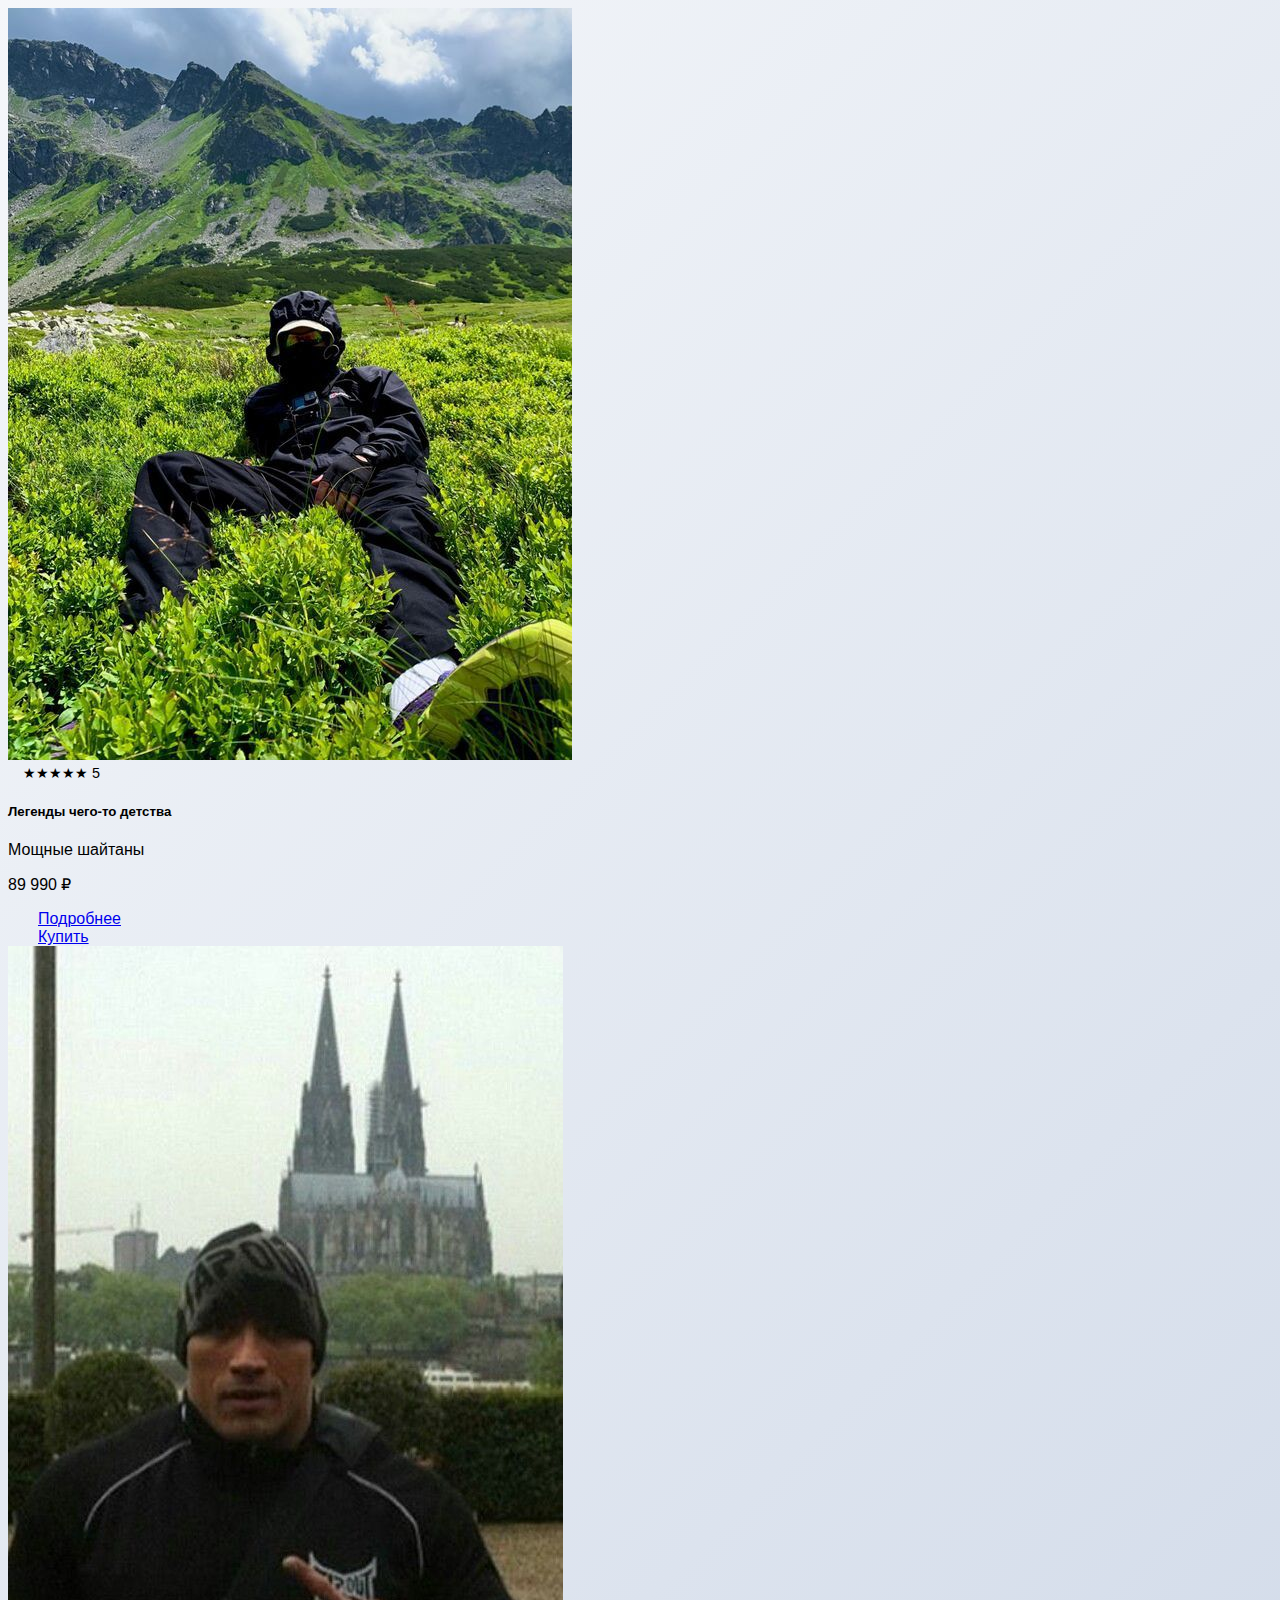
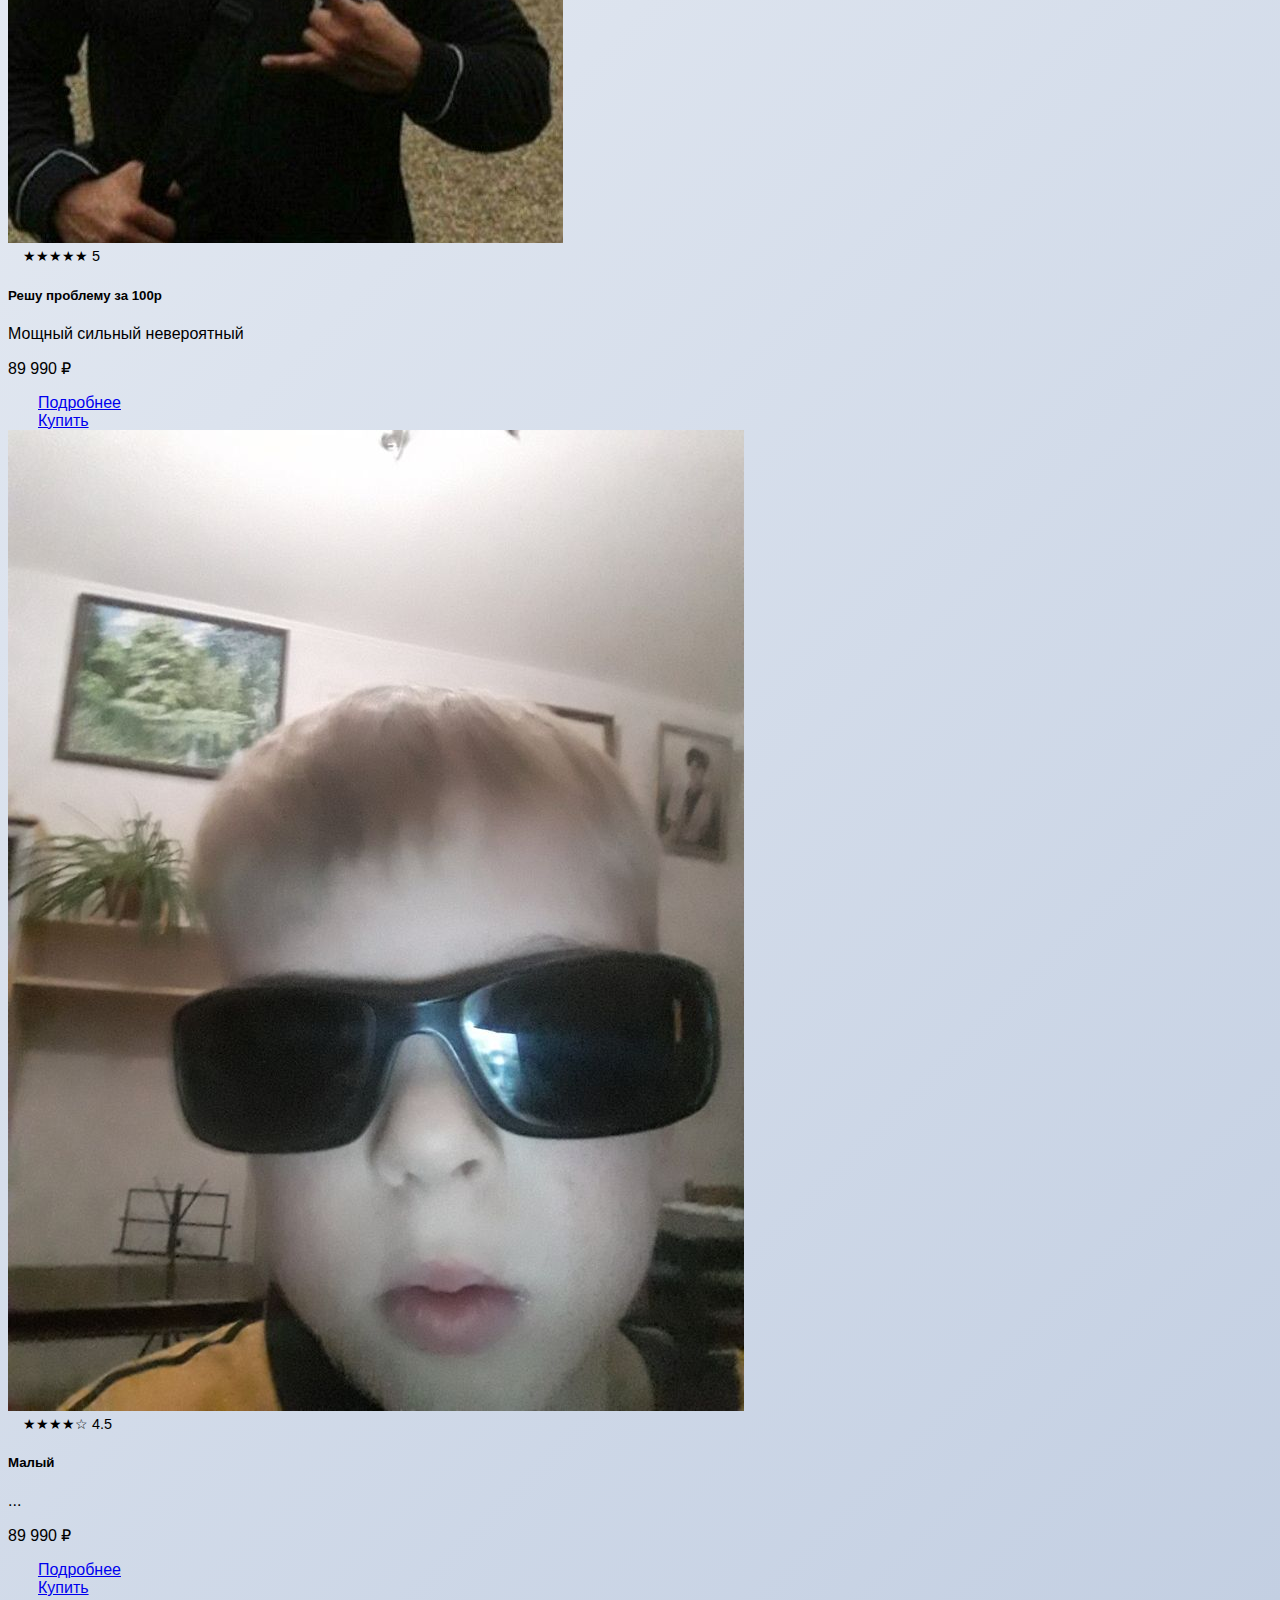
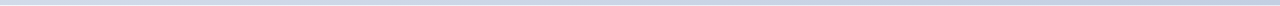
<file: experiment.html>
<!DOCTYPE html>
<html lang="en">
  <head>
    <meta charset="UTF-8" />
    <meta name="viewport" content="width=device-width, initial-scale=1.0" />
    <link
      href="https://cdn.jsdelivr.net/npm/bootstrap@5.3.8/dist/css/bootstrap.min.css"
      rel="stylesheet"
      integrity="sha384-sRIl4kxILFvY47J16cr9ZwB07vP4J8+LH7qKQnuqkuIAvNWLzeN8tE5YBujZqJLB"
      crossorigin="anonymous"
    />
    <link rel="stylesheet" href="custom.css" />
    <title>Эксперимент с Bootstrap</title>
  </head>
  <body>
    <div class="row justify-content-center">
      <div class="col-md-6 col-lg-4">
        <div class="card" style="width: 18rem">
          <img src="111.png" class="card-img-top" alt="..." />
          <div class="card-body">
            <span class="badge bg-warning text-dark fs-6 p-2"> ★★★★★ 5 </span>
            <h5 class="card-title">Легенды чего-то детства</h5>

            <p class="card-text">Мощные шайтаны</p>
            <p class="fs-3 fw-bold text-primary mb-3">89 990 ₽</p>
            <a href="#" class="btn btn-primary">Подробнее</a>
            <div class="d-grid gap-2">
              <a href="#" class="btn btn-success w-100">Купить</a>
            </div>
          </div>
        </div>
      </div>
      <div class="col-md-6 col-lg-4">
        <div class="card" style="width: 18rem">
          <img src="222.png" class="card-img-top" alt="..." />
          <div class="card-body">
            <span class="badge bg-warning text-dark fs-6 p-2"> ★★★★★ 5 </span>
            <h5 class="card-title">Решу проблему за 100р</h5>

            <p class="card-text">Мощный сильный невероятный</p>
            <p class="fs-3 fw-bold text-primary mb-3">89 990 ₽</p>
            <a href="#" class="btn btn-primary">Подробнее</a>
            <div class="d-grid gap-2">
              <a href="#" class="btn btn-success w-100">Купить</a>
            </div>
          </div>
        </div>
      </div>
      <div class="col-md-6 col-lg-4">
        <div class="card" style="width: 18rem">
          <img src="333.png" class="card-img-top" alt="..." />
          <div class="card-body">
            <span class="badge bg-warning text-dark fs-6 p-2"> ★★★★☆ 4.5 </span>
            <h5 class="card-title">Малый</h5>

            <p class="card-text">...</p>
            <p class="fs-3 fw-bold text-primary mb-3">89 990 ₽</p>
            <a href="#" class="btn btn-primary">Подробнее</a>
            <div class="d-grid gap-2">
              <a href="#" class="btn btn-success w-100">Купить</a>
            </div>
          </div>
        </div>
      </div>
    </div>
  </body>

  <script
    src="https://cdn.jsdelivr.net/npm/bootstrap@5.3.8/dist/js/bootstrap.bundle.min.js"
    integrity="sha384-FKyoEForCGlyvwx9Hj09JcYn3nv7wiPVlz7YYwJrWVcXK/BmnVDxM+D2scQbITxI"
    crossorigin="anonymous"
  ></script>
</html>
</file>
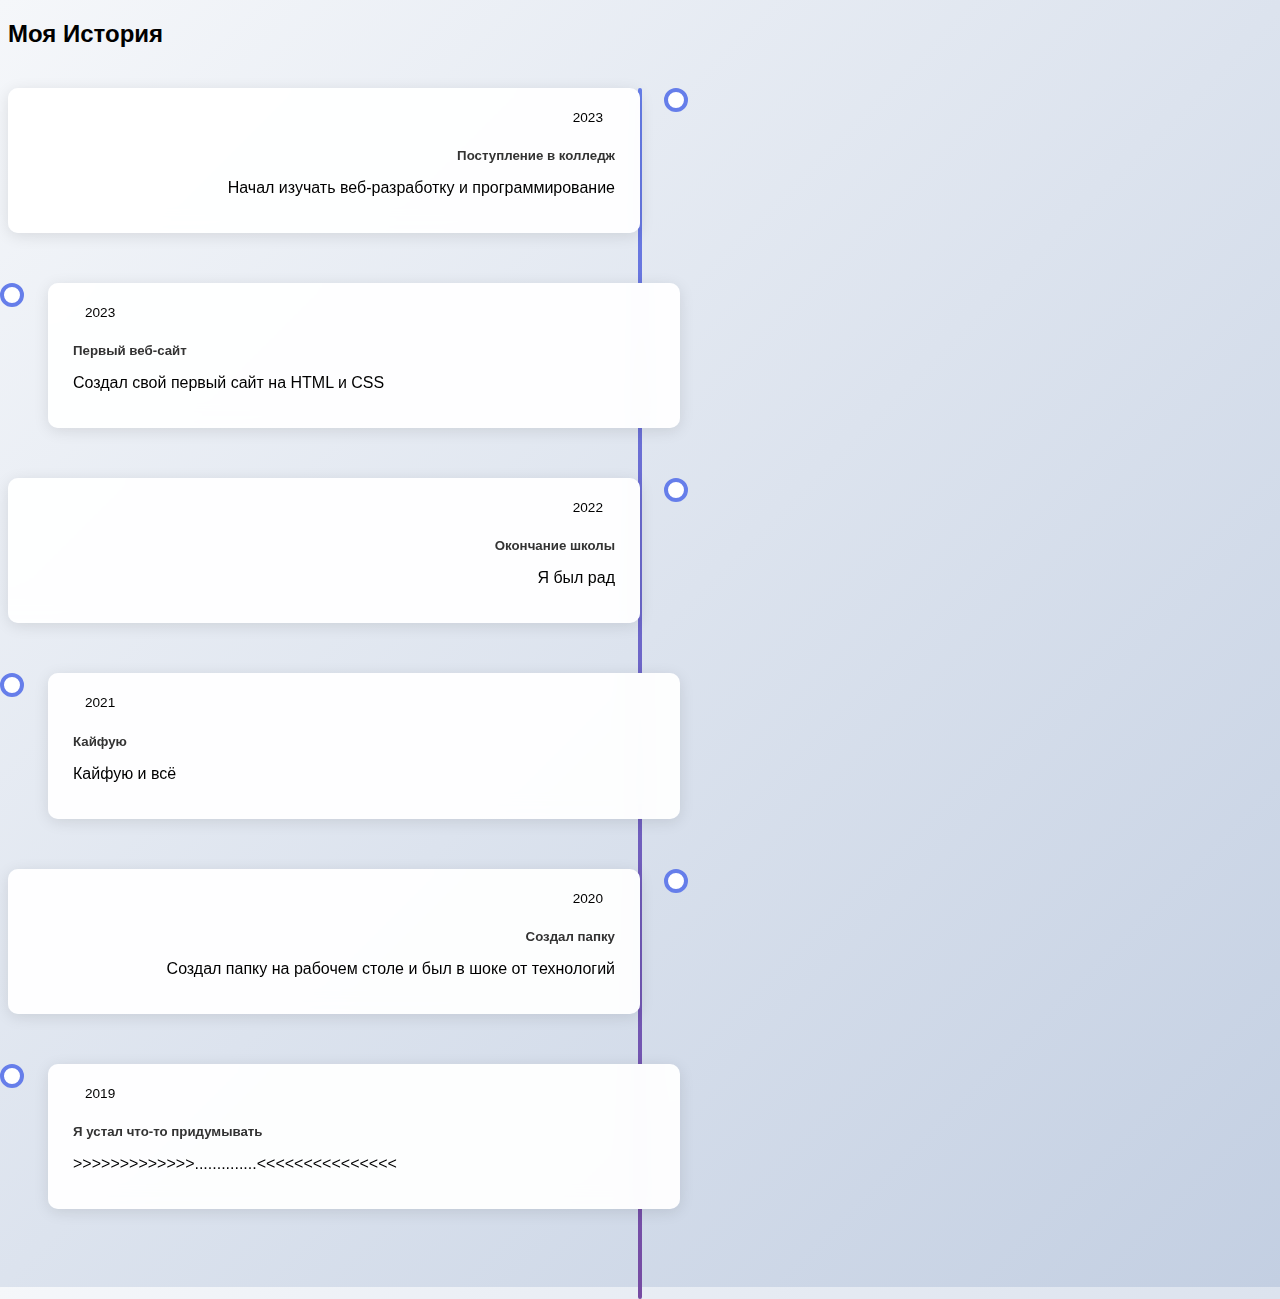
<file: timeline.html>
<!DOCTYPE html>
<html lang="en">
  <head>
    <meta charset="UTF-8" />
    <meta name="viewport" content="width=device-width, initial-scale=1.0" />
    <title>Document</title>
    <link
      href="https://cdn.jsdelivr.net/npm/bootstrap@5.3.8/dist/css/bootstrap.min.css"
      rel="stylesheet"
      integrity="sha384-sRIl4kxILFvY47J16cr9ZwB07vP4J8+LH7qKQnuqkuIAvNWLzeN8tE5YBujZqJLB"
      crossorigin="anonymous"
    />

    <link rel="stylesheet" href="custom.css" />
    <link
      rel="stylesheet"
      href="https://cdn.jsdelivr.net/npm/bootstrap-icons@1.11.3/font/bootstrap-icons.min.css"
    />
  </head>
  <body>
    <div class="container my-5">
      <h2 class="text-center mb-5">Моя История</h2>
      <!-- Временная шкала -->
      <div class="timeline">
        <!-- Событие 1 (справа) -->
        <div class="timeline-item">
          <div class="timeline-content">
            <span class="badge bg-primary mb-2"> 2023</span>
            <h5>Поступление в колледж</h5>
            <p class="text-muted">
              Начал изучать веб-разработку и программирование
            </p>
          </div>
        </div>

        <div class="timeline-item timeline-item-left">
          <div class="timeline-content">
            <span class="badge bg-danger mb-2">2023</span>
            <h5>Первый веб-сайт</h5>
            <p class="text-muted">Создал свой первый сайт на HTML и CSS</p>
          </div>
        </div>

        <div class="timeline-item">
          <div class="timeline-content">
            <span class="badge bg-success mb-2"> 2022</span>
            <h5>Окончание школы</h5>
            <p class="text-muted">Я был рад</p>
          </div>
        </div>

        <div class="timeline-item timeline-item-left">
          <div class="timeline-content">
            <span class="badge bg-warning text-dark mb-2">2021</span>
            <h5>Кайфую</h5>
            <p class="text-muted">Кайфую и всё</p>
          </div>
        </div>

        <div class="timeline-item">
          <div class="timeline-content">
            <span class="badge bg-warning text-dark mb-2">2020</span>
            <h5>Создал папку</h5>
            <p class="text-muted">
              Создал папку на рабочем столе и был в шоке от технологий
            </p>
          </div>
        </div>

        <div class="timeline-item timeline-item-left">
          <div class="timeline-content">
            <span class="badge bg-success mb-2">2019</span>
            <h5>Я устал что-то придумывать</h5>
            <p class="text-muted">>>>>>>>>>>>>>..............<<<<<<<<<<<<<<<</p>
          </div>
        </div>
      </div>
    </div>

    <script
      src="https://cdn.jsdelivr.net/npm/bootstrap@5.3.8/dist/js/bootstrap.bundle.min.js"
      integrity="sha384-FKyoEForCGlyvwx9Hj09JcYn3nv7wiPVlz7YYwJrWVcXK/BmnVDxM+D2scQbITxI"
      crossorigin="anonymous"
    ></script>
  </body>
</html>
</file>
<file: custom.css>
.card {
  transition: transform 0.3s ease;
}

.card:hover {
  transform: scale(1.05);
}

/* Общие стили */
body {
  font-family: "Segoe UI", Tahoma, Geneva, Verdana, sans-serif;
}
/* Кастомные цвета для навбара */
.navbar-brand {
  font-weight: bold;
  font-size: 1.5rem;
  letter-spacing: 1px;
}
.navbar-dark .navbar-nav .nav-link:hover {
  color: #ffc107 !important;
  transition: color 0.3s ease;
}
/* Улучшение Hero-секции */
#home {
  background: linear-gradient(135deg, #667eea 0%, #764ba2 100%);
  color: white;
  min-height: 400px;
  display: flex;
  align-items: center;
}
#home h1 {
  color: white;
}
#home .lead {
  color: rgba(255, 255, 255, 0.9);
}
#home .btn {
  box-shadow: 0 4px 15px rgba(0, 0, 0, 0.2);
  transition: transform 0.3s ease;
}
#home .btn:hover {
  transform: translateY(-3px);
  box-shadow: 0 6px 20px rgba(0, 0, 0, 0.3);
}
/* Анимация для карточек */
.card {
  transition: transform 0.3s ease, box-shadow 0.3s ease;
}
.card:hover {
  transform: translateY(-10px);
  box-shadow: 0 10px 30px rgba(0, 0, 0, 0.15) !important;
}
/* Стилизация кнопок */
.btn {
  border-radius: 25px;
  padding: 10px 30px;
  font-weight: 500;
  transition: all 0.3s ease;
}
/* Улучшение формы */
.form-control:focus {
  border-color: #667eea;
  box-shadow: 0 0 0 0.2rem rgba(102, 126, 234, 0.25);
}
/* Анимация для бейджей */
.badge {
  padding: 8px 15px;
  font-size: 0.9rem;
  font-weight: 500;
  transition: transform 0.2s ease;
}
.badge:hover {
  transform: scale(1.1);
  cursor: pointer;
}
/* Стилизация прогресс-баров */
.progress {
  height: 25px;
  border-radius: 15px;
  background-color: #e9ecef;
}
.progress-bar {
  border-radius: 15px;
  font-weight: bold;
  line-height: 25px;
}
/* Улучшение аккордеона */
.accordion-button:not(.collapsed) {
  background-color: #667eea;
  color: white;
}
.accordion-button:focus {
  box-shadow: none;
  border-color: #667eea;
}
/* Футер */
footer {
  background-color: #212529;
  color: white;
  padding: 40px 0;
  margin-top: 80px;
}
footer h5 {
  color: #ffc107;
  margin-bottom: 20px;
}
footer a {
  color: rgba(255, 255, 255, 0.7);
  text-decoration: none;
  transition: color 0.3s ease;
}
footer a:hover {
  color: #ffc107;
}
/* Адаптивность */
@media (max-width: 768px) {
  #home {
    min-height: 300px;
  }
  #home h1 {
    font-size: 2rem;
  }
  .card {
    margin-bottom: 20px;
  }
}

.timeline {
  position: relative;
  padding: 20px 0;
}
/* Центральная линия */
.timeline::before {
  content: "";
  position: absolute;
  left: 50%;
  transform: translateX(-50%);
  width: 4px;
  height: 100%;
  background: linear-gradient(180deg, #667eea 0%, #764ba2 100%);
  border-radius: 2px;
}
/* Контейнер события */
.timeline-item {
  position: relative;
  margin-bottom: 50px;
  width: 50%;
  padding-right: 40px;
  text-align: right;
  /* TODO: Добавьте margin-left: 50%; для правых элементов */
}
/* Левые элементы */
.timeline-item-left {
  margin-left: 50%;
  margin-left: 0 !important;
  padding-right: 0;
  padding-left: 40px;
  text-align: left;
}

.timeline-item::before {
  content: "";
  position: absolute;
  right: -8px;
  top: 0;
  width: 16px;
  height: 16px;
  background: white;
  border: 4px solid #667eea;
  border-radius: 50%;
  z-index: 1;
  /* TODO: Добавьте transition: transform 0.3s ease; */
}
/* Точки для левых элементов */
.timeline-item-left::before {
  right: auto;
  left: -8px;
}
/* Увеличение точки при наведении */
.timeline-item:hover::before {
  transform: scale(1.5);
  background: #667eea;
  transition: box-shadow 0.3s ease, transform 0.2s linear 0.1s;
}

.timeline-content {
  background: white;
  padding: 20px 25px;
  border-radius: 10px;
  box-shadow: 0 3px 15px rgba(0, 0, 0, 0.1);
  transition: all 0.3s ease;
}
.timeline-content:hover {
  /* TODO: Добавьте transform: translateY(-5px); */
  transform: translateY(-5px);
  box-shadow: 0 8px 25px rgba(0, 0, 0, 0.15);
}
.timeline-content h5 {
  color: #333;
  margin-bottom: 10px;
  font-weight: 600;
}
.timeline-content .badge {
  font-size: 0.85rem;
  padding: 5px 12px;
}

/* Мобильная версия */
@media (max-width: 768px) {
  /* Линия слева */
  .timeline::before {
    left: 20px;
  }
  /* Все элементы слева */
  .timeline-item,
  .timeline-item-left {
    width: 100%;
    margin-left: 0 !important;
    padding-left: 60px;
    padding-right: 0;
    text-align: left;
  }
  /* Точки слева */
  .timeline-item::before,
  .timeline-item-left::before {
    left: 12px;
    right: auto;
  }
}

body {
  background: linear-gradient(135deg, #f5f7fa 0%, #c3cfe2 100%);
  min-height: 100vh;
}
.timeline-content {
  background: rgba(255, 255, 255, 0.95);
  backdrop-filter: blur(10px);
}

@keyframes pulse {
  0%,
  100% {
    box-shadow: 0 0 0 0 rgba(102, 126, 234, 0.7);
  }
  50% {
    box-shadow: 0 0 0 10px rgba(102, 126, 234, 0);
  }
}
.timeline-item::before {
  animation: pulse 2s infinite;
}
</file>
